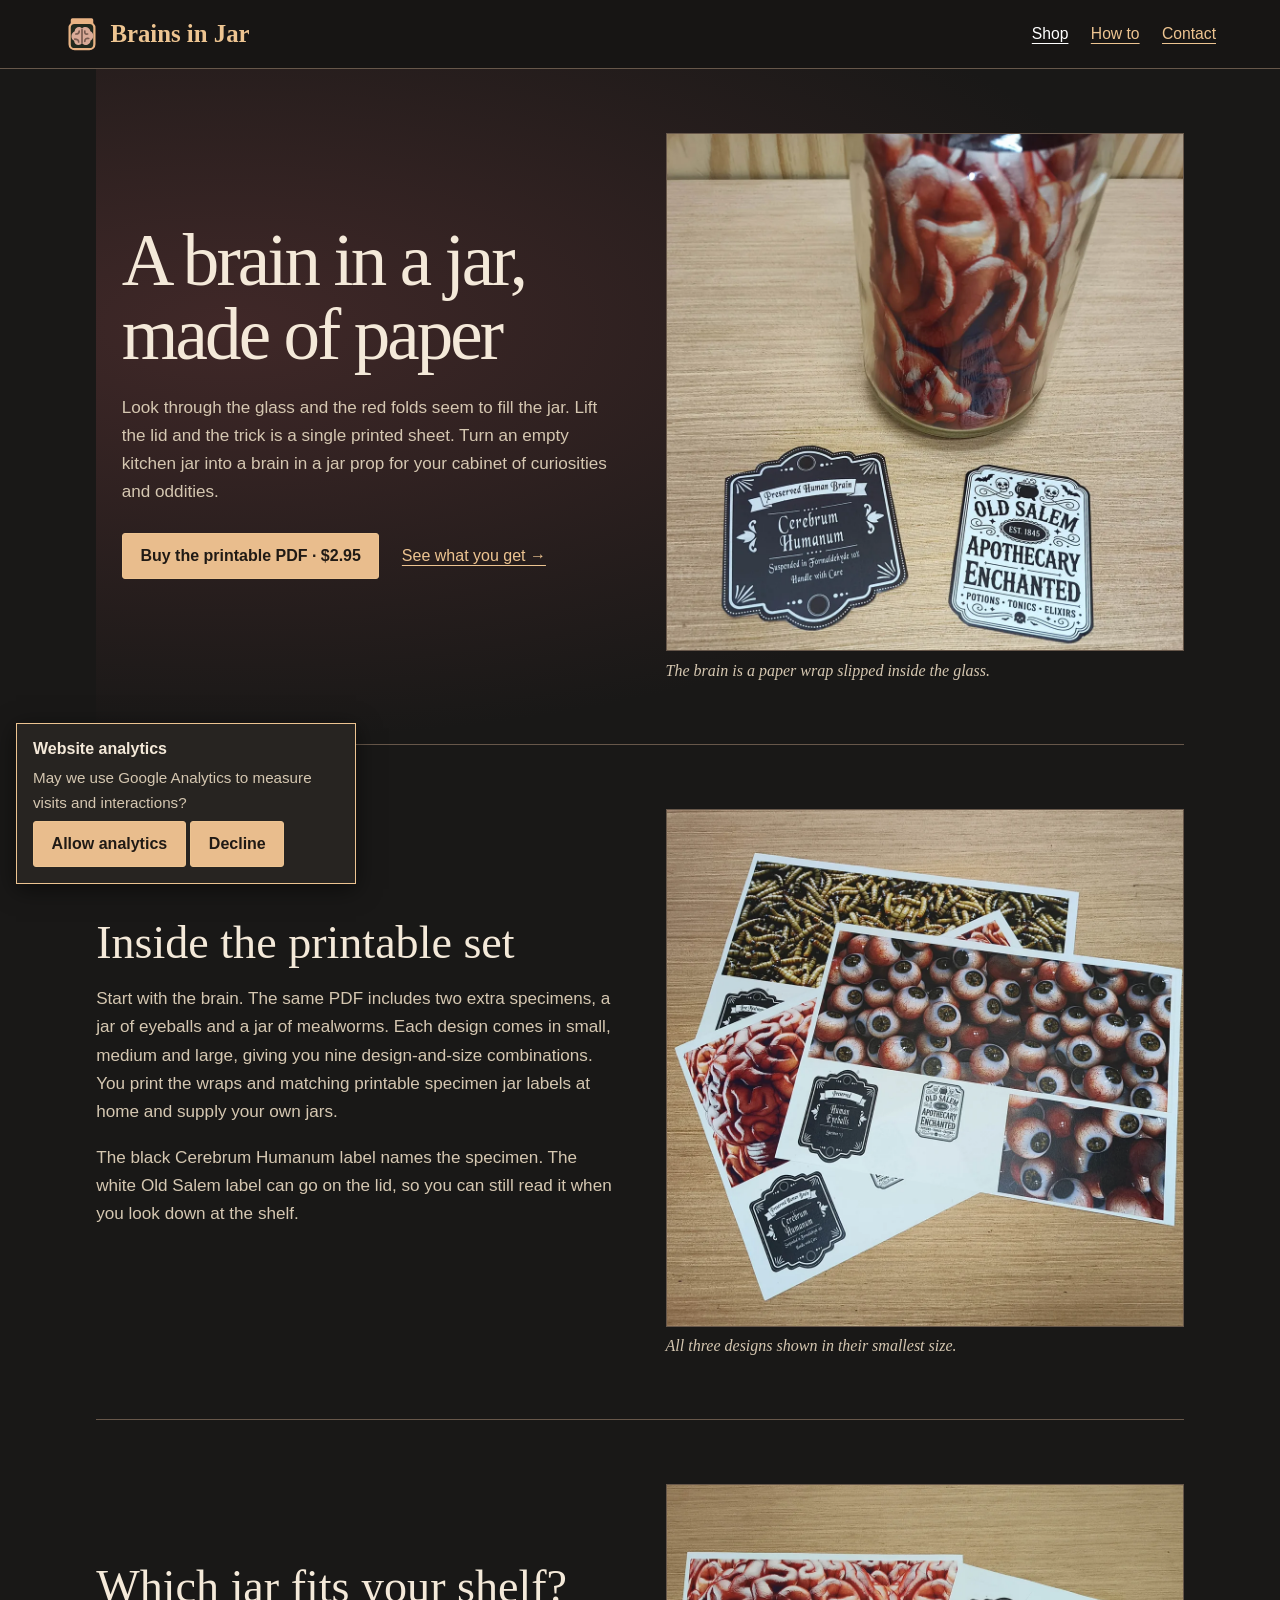
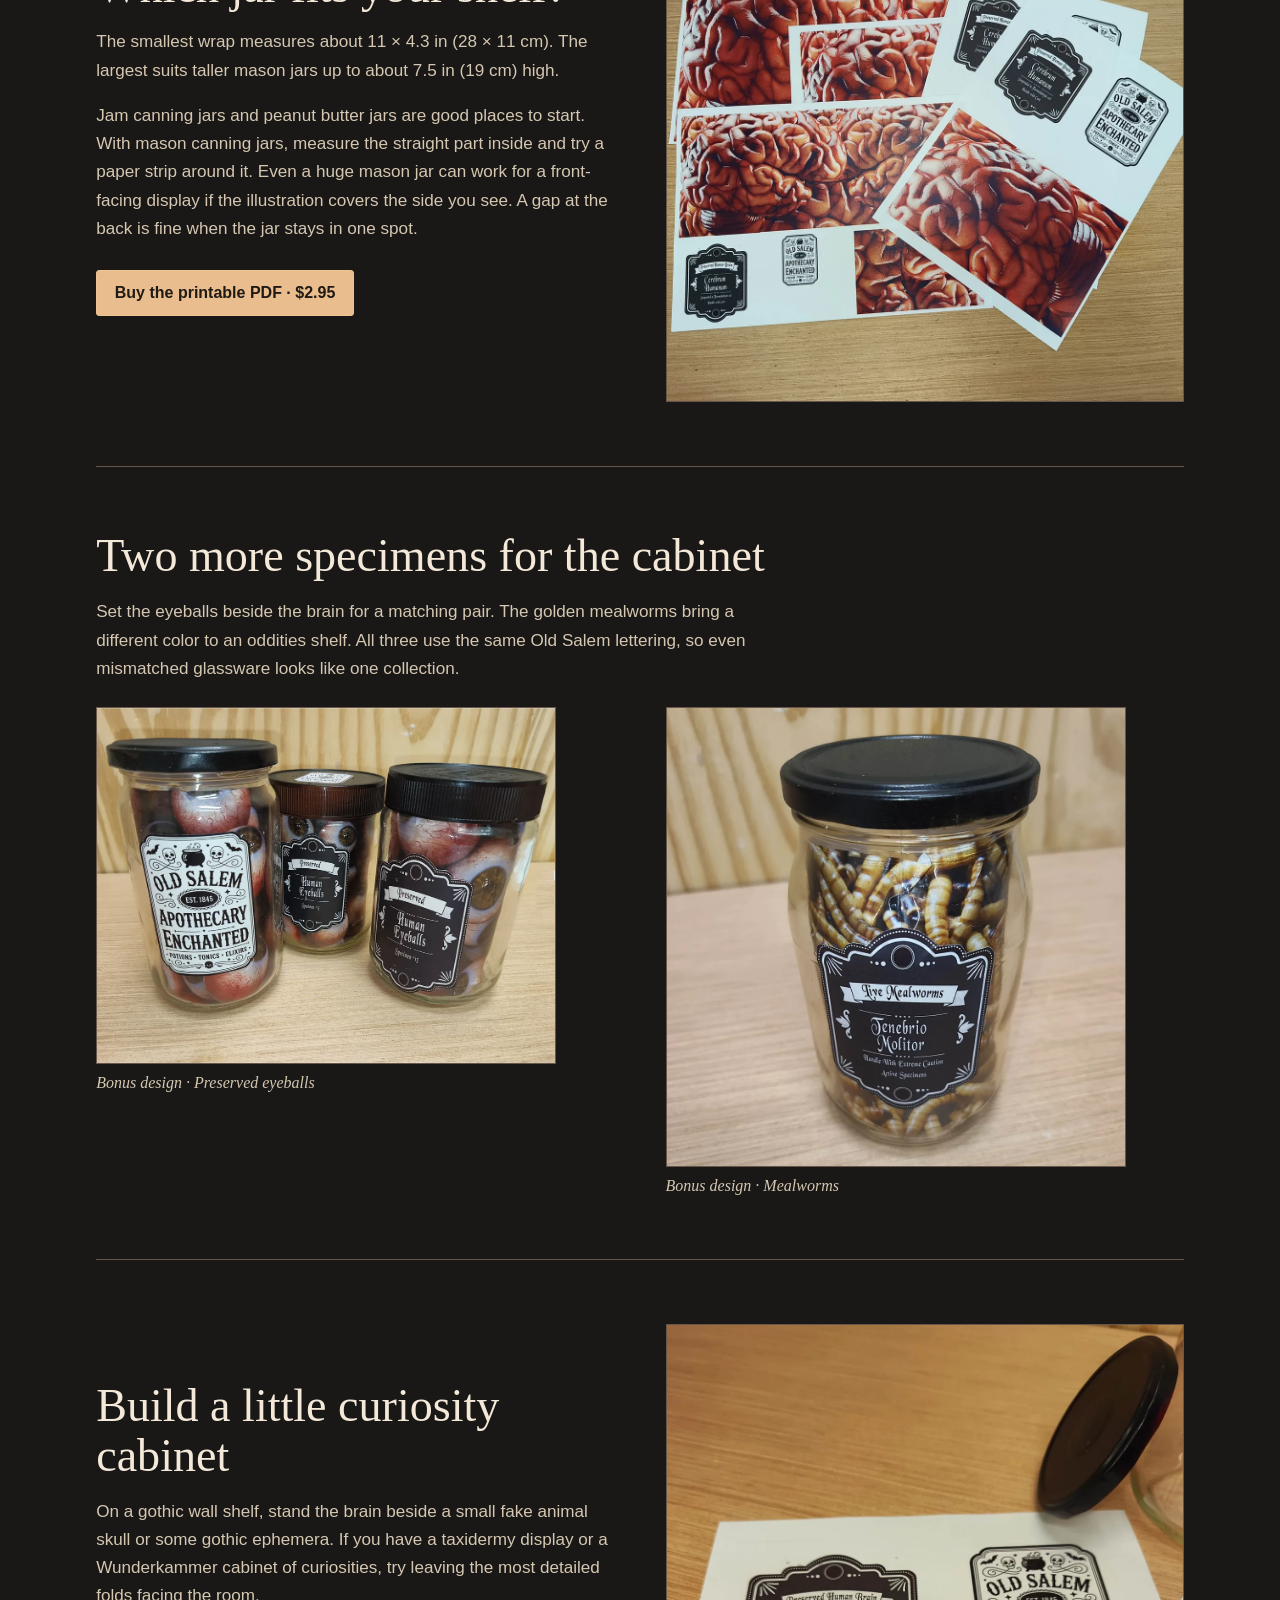
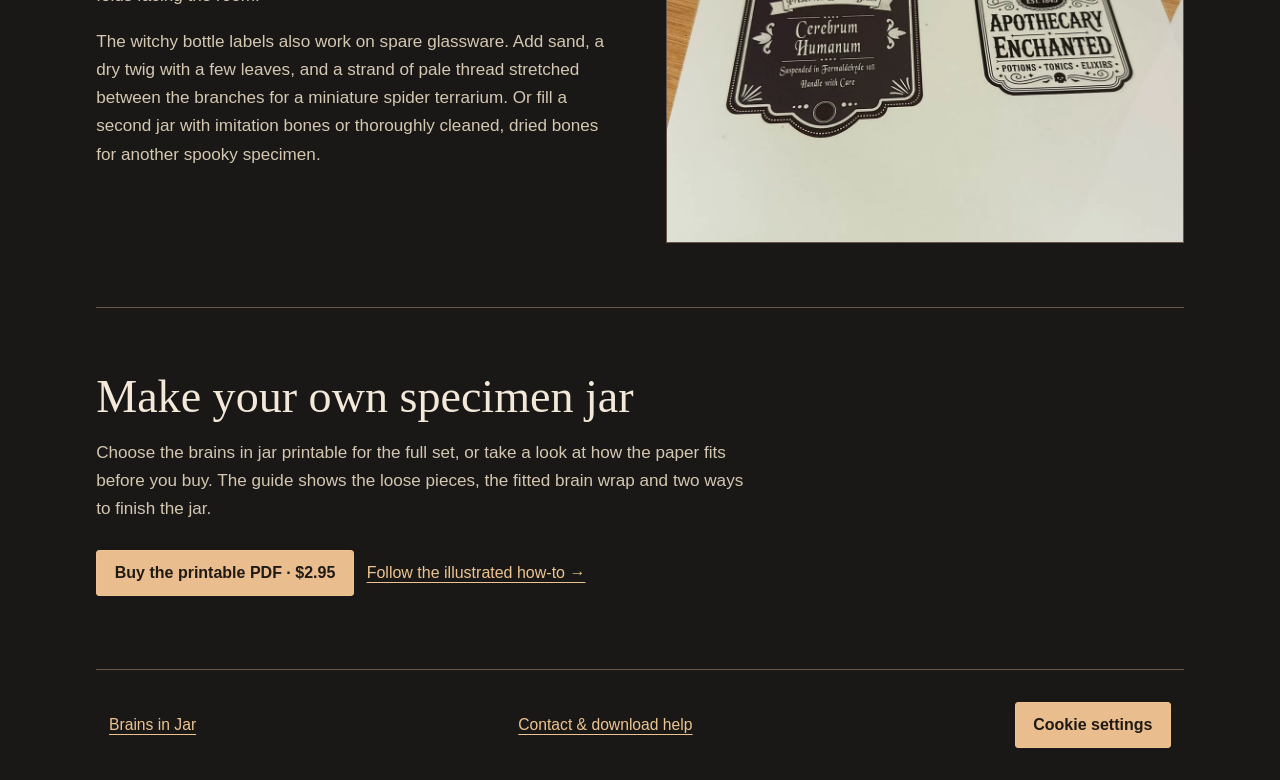
<file: index.html>
<!doctype html><html lang="en-US"><head><meta charset="utf-8"><meta name="viewport" content="width=device-width,initial-scale=1"><title>Brain in a Jar Prop | Printable Wraps & Specimen Labels</title><meta name="description" content="Make a paper brain specimen in your own glass jar. The $2.95 PDF includes three sizes each of brain, eyeball and mealworm wraps with matching apothecary labels."><link rel="canonical" href="https://brainsinjar.com/"><link rel="icon" href="/favicon.svg"><link rel="stylesheet" href="/style.css"></head><body><header><div class="bar"><a class="brand" href="/"><img src="/favicon.svg" width="36" height="36" alt="">Brains in Jar</a><nav aria-label="Main navigation"><a href="/" aria-current="page">Shop</a><a href="/how-to">How to</a><a href="/contact">Contact</a></nav></div></header><main><section class="hero split"><div><h1>A brain in a jar, made of paper</h1><p>Look through the glass and the red folds seem to fill the jar. Lift the lid and the trick is a single printed sheet. Turn an empty kitchen jar into a brain in a jar prop for your cabinet of curiosities and oddities.</p><div class="actions"><button class="buy" type="button" data-buy>Buy the printable PDF · $2.95</button><a class="textlink" href="#collection">See what you get →</a></div></div><figure><img src="/cabinet/photos/specimen-1080.webp" srcset="/cabinet/photos/specimen-520.webp 520w, /cabinet/photos/specimen-1080.webp 1080w" sizes="(max-width: 720px) 92vw, 540px" width="1080" height="1080" alt="Folded brain illustration behind glass with the two cut-out apothecary labels" fetchpriority="high"><figcaption>The brain is a paper wrap slipped inside the glass.</figcaption></figure></section><section id="collection" class="split"><div><h2>Inside the printable set</h2><p>Start with the brain. The same PDF includes two extra specimens, a jar of eyeballs and a jar of mealworms. Each design comes in small, medium and large, giving you nine design-and-size combinations. You print the wraps and matching printable specimen jar labels at home and supply your own jars.</p><p>The black Cerebrum Humanum label names the specimen. The white Old Salem label can go on the lid, so you can still read it when you look down at the shelf.</p></div><figure><img src="/cabinet/photos/printable-specimen-jar-set-1080.webp" srcset="/cabinet/photos/printable-specimen-jar-set-520.webp 520w, /cabinet/photos/printable-specimen-jar-set-1080.webp 1080w" sizes="(max-width: 720px) 92vw, 540px" width="1080" height="1080" alt="Small brain, eyeball and mealworm print sheets together" loading="lazy"><figcaption>All three designs shown in their smallest size.</figcaption></figure></section><section class="split"><div><h2>Which jar fits your shelf?</h2><p>The smallest wrap measures about 11 × 4.3 in (28 × 11 cm). The largest suits taller mason jars up to about 7.5 in (19 cm) high.</p><p>Jam canning jars and peanut butter jars are good places to start. With mason canning jars, measure the straight part inside and try a paper strip around it. Even a huge mason jar can work for a front-facing display if the illustration covers the side you see. A gap at the back is fine when the jar stays in one spot.</p><button class="buy" type="button" data-buy>Buy the printable PDF · $2.95</button></div><figure><img src="/cabinet/photos/sizes-1080.webp" srcset="/cabinet/photos/sizes-520.webp 520w, /cabinet/photos/sizes-1080.webp 1080w" sizes="(max-width: 720px) 92vw, 540px" width="1080" height="1080" alt="Brain wrap and coordinating labels printed at several sizes" loading="lazy"></figure></section><section class="wide"><div><h2>Two more specimens for the cabinet</h2><p>Set the eyeballs beside the brain for a matching pair. The golden mealworms bring a different color to an oddities shelf. All three use the same Old Salem lettering, so even mismatched glassware looks like one collection.</p><div class="gallery"><figure><img src="/cabinet/photos/eyeball-jars-1080.webp" srcset="/cabinet/photos/eyeball-jars-520.webp 520w, /cabinet/photos/eyeball-jars-1080.webp 1080w" sizes="(max-width: 720px) 92vw, 540px" width="1080" height="837" alt="Three finished eyeball jars with black and white labels" loading="lazy"><figcaption>Bonus design · Preserved eyeballs</figcaption></figure><figure><img src="/cabinet/photos/mealworm-specimen-jar-1080.webp" srcset="/cabinet/photos/mealworm-specimen-jar-520.webp 520w, /cabinet/photos/mealworm-specimen-jar-1080.webp 1080w" sizes="(max-width: 720px) 92vw, 540px" width="1080" height="1080" alt="Mealworm print behind glass with a specimen label" loading="lazy"><figcaption>Bonus design · Mealworms</figcaption></figure></div></div></section><section class="split"><div><h2>Build a little curiosity cabinet</h2><p>On a gothic wall shelf, stand the brain beside a small fake animal skull or some gothic ephemera. If you have a taxidermy display or a Wunderkammer cabinet of curiosities, try leaving the most detailed folds facing the room.</p><p>The witchy bottle labels also work on spare glassware. Add sand, a dry twig with a few leaves, and a strand of pale thread stretched between the branches for a miniature spider terrarium. Or fill a second jar with imitation bones or thoroughly cleaned, dried bones for another spooky specimen.</p></div><figure><img src="/cabinet/photos/labels-1080.webp" srcset="/cabinet/photos/labels-520.webp 520w, /cabinet/photos/labels-1080.webp 1080w" sizes="(max-width: 720px) 92vw, 540px" width="1080" height="1080" alt="Black Cerebrum Humanum and white Old Salem witchy labels" loading="lazy"></figure></section><section class="wide"><div><h2>Make your own specimen jar</h2><p>Choose the brains in jar printable for the full set, or take a look at how the paper fits before you buy. The guide shows the loose pieces, the fitted brain wrap and two ways to finish the jar.</p><button class="buy" type="button" data-buy>Buy the printable PDF · $2.95</button><a class="textlink" href="/how-to">Follow the illustrated how-to →</a></div></section></main><footer class="frame"><a href="/">Brains in Jar</a><a href="/contact.html">Contact &amp; download help</a><button id="cookie-settings">Cookie settings</button></footer><aside id="analytics-choice" aria-label="Analytics preferences" hidden><strong>Website analytics</strong><p>May we use Google Analytics to measure visits and interactions?</p><button data-accept>Allow analytics</button> <button data-decline>Decline</button></aside><script defer src="/analytics.js"></script>
<script defer src="https://cdn.paddle.com/paddle/v2/paddle.js"></script><script defer src="/jar-shop.js"></script></body></html>
</file>
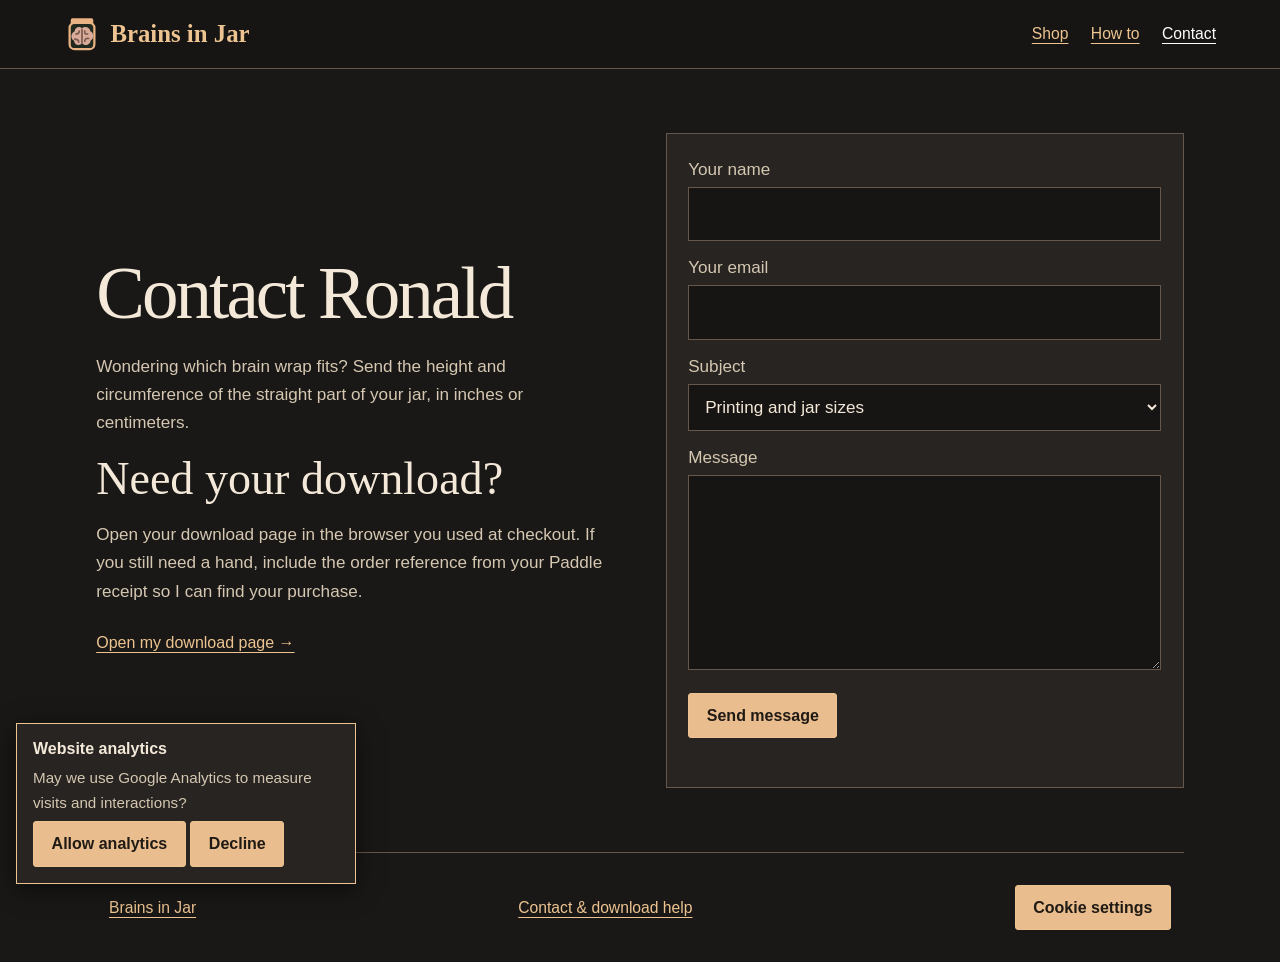
<file: contact.html>
<!doctype html><html lang="en-US"><head><meta charset="utf-8"><meta name="viewport" content="width=device-width,initial-scale=1"><title>Contact Ronald | Brains in Jar</title><meta name="description" content="Get help choosing a brain wrap size, printing the PDF or retrieving your paid download."><link rel="canonical" href="https://brainsinjar.com/contact"><link rel="icon" href="/favicon.svg"><link rel="stylesheet" href="/style.css"></head><body><header><div class="bar"><a class="brand" href="/"><img src="/favicon.svg" width="36" height="36" alt="">Brains in Jar</a><nav aria-label="Main navigation"><a href="/">Shop</a><a href="/how-to">How to</a><a href="/contact" aria-current="page">Contact</a></nav></div></header><main><section class="split"><div><h1>Contact Ronald</h1><p>Wondering which brain wrap fits? Send the height and circumference of the straight part of your jar, in inches or centimeters.</p><h2>Need your download?</h2><p>Open your download page in the browser you used at checkout. If you still need a hand, include the order reference from your Paddle receipt so I can find your purchase.</p><a class="textlink" href="/jar-download.html">Open my download page →</a></div><form id="contact" method="post" action="https://api.web3forms.com/submit"><input type="hidden" name="access_key" value="fd8f6623-57c8-4db3-bf34-d246040c35b7"><input type="hidden" name="subject" value="Brains in Jar · Website enquiry"><input type="hidden" name="from_name" value="Brains in Jar"><label>Your name<input required name="name" maxlength="120" autocomplete="name"></label><label>Your email<input required type="email" name="email" maxlength="254" autocomplete="email"></label><label>Subject<select name="topic"><option>Printing and jar sizes</option><option>Payment or download help</option><option>Other question</option></select></label><label>Message<textarea required name="message" maxlength="3000" rows="6"></textarea></label><div hidden><label>Website<input type="checkbox" name="botcheck" tabindex="-1" autocomplete="off"></label></div><button class="buy">Send message</button><p role="status" id="sent"></p></form></section></main><footer class="frame"><a href="/">Brains in Jar</a><a href="/contact.html">Contact &amp; download help</a><button id="cookie-settings">Cookie settings</button></footer><aside id="analytics-choice" aria-label="Analytics preferences" hidden><strong>Website analytics</strong><p>May we use Google Analytics to measure visits and interactions?</p><button data-accept>Allow analytics</button> <button data-decline>Decline</button></aside><script defer src="/analytics.js"></script>
<script defer src="/cabinet/contact.js"></script></body></html>
</file>
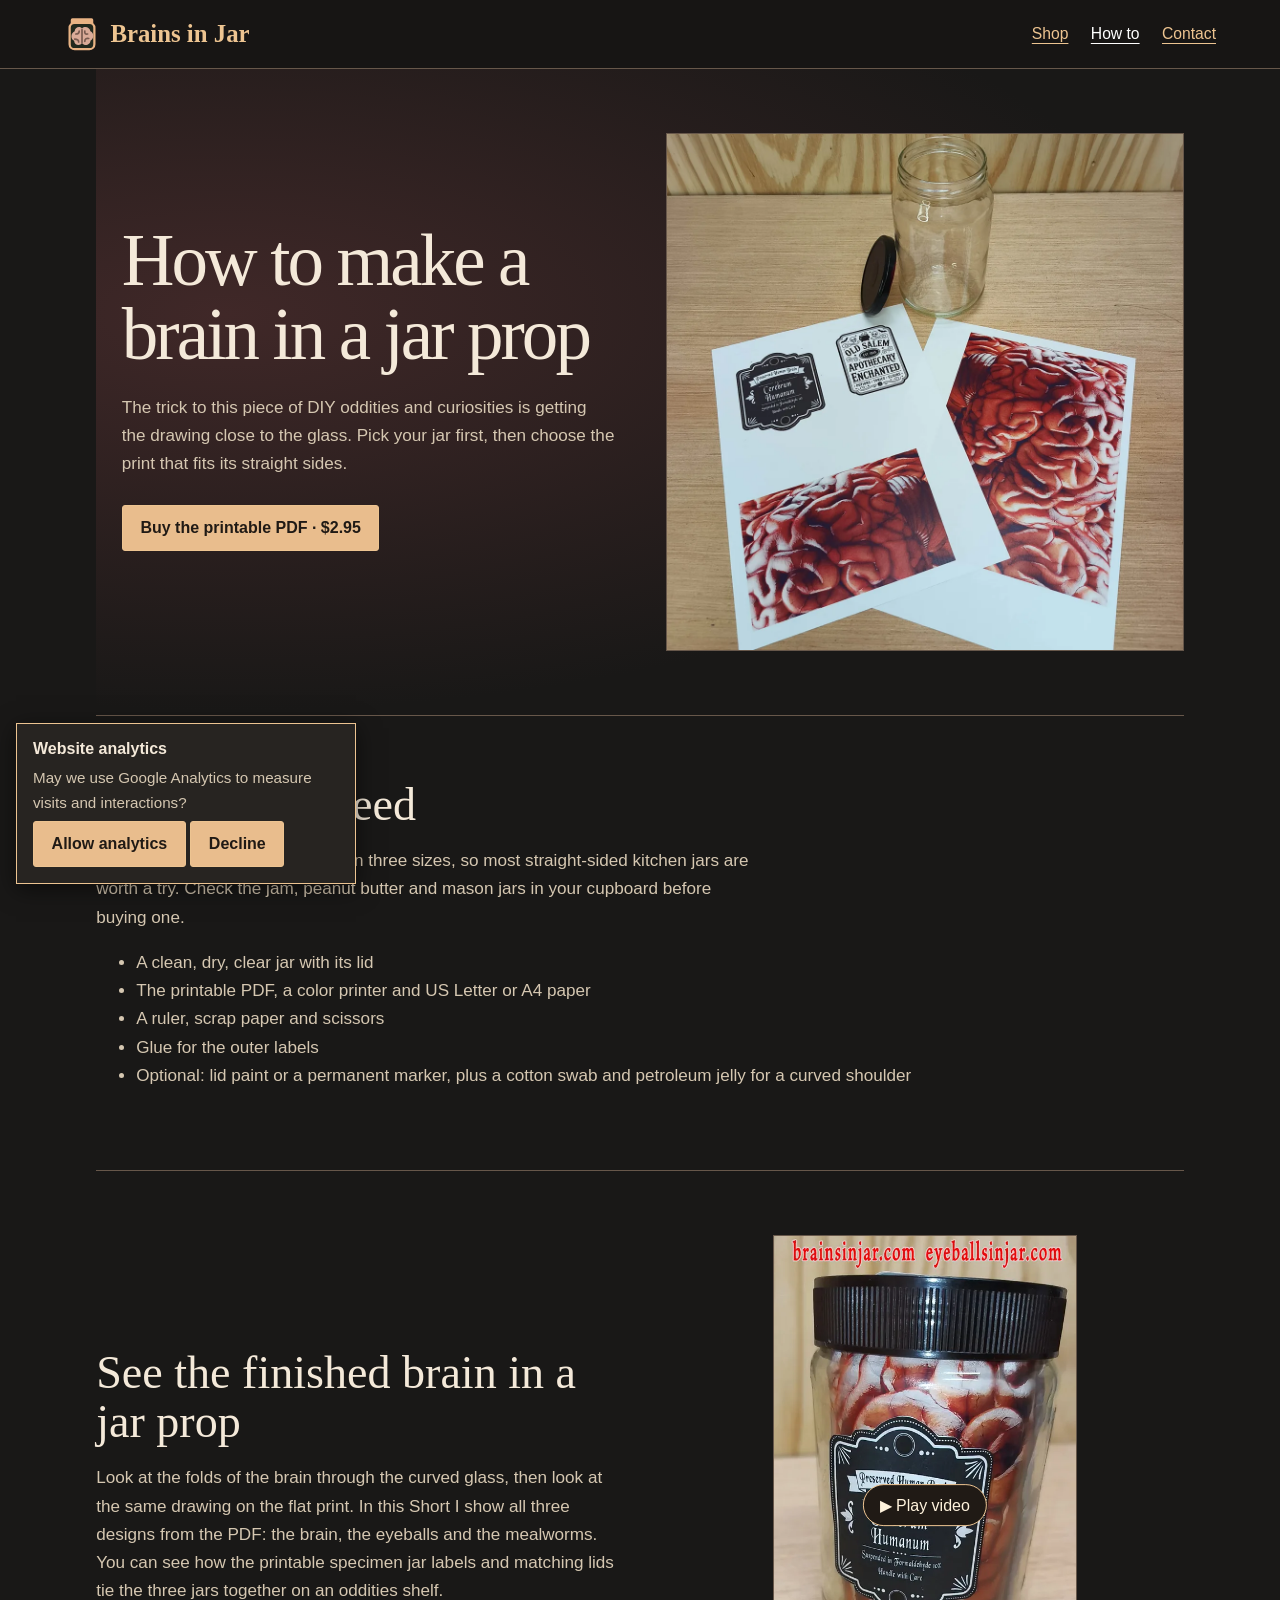
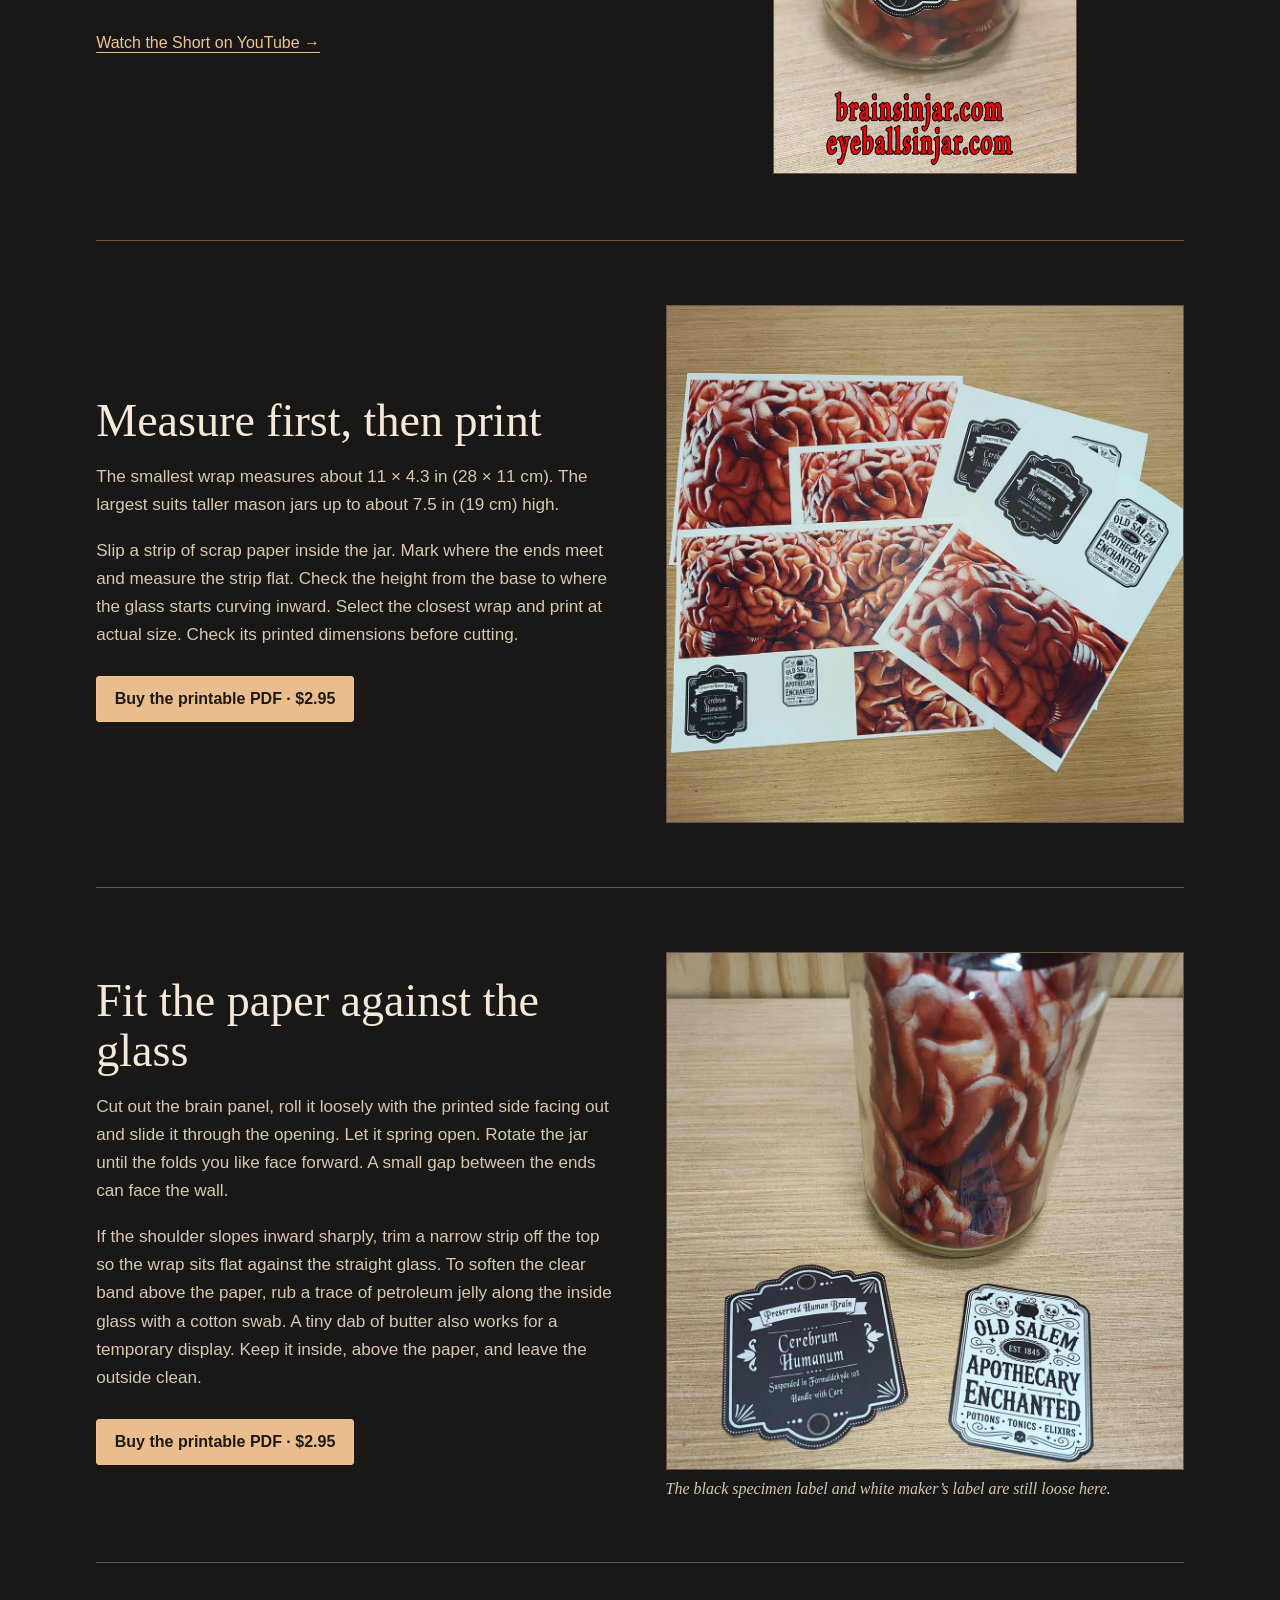
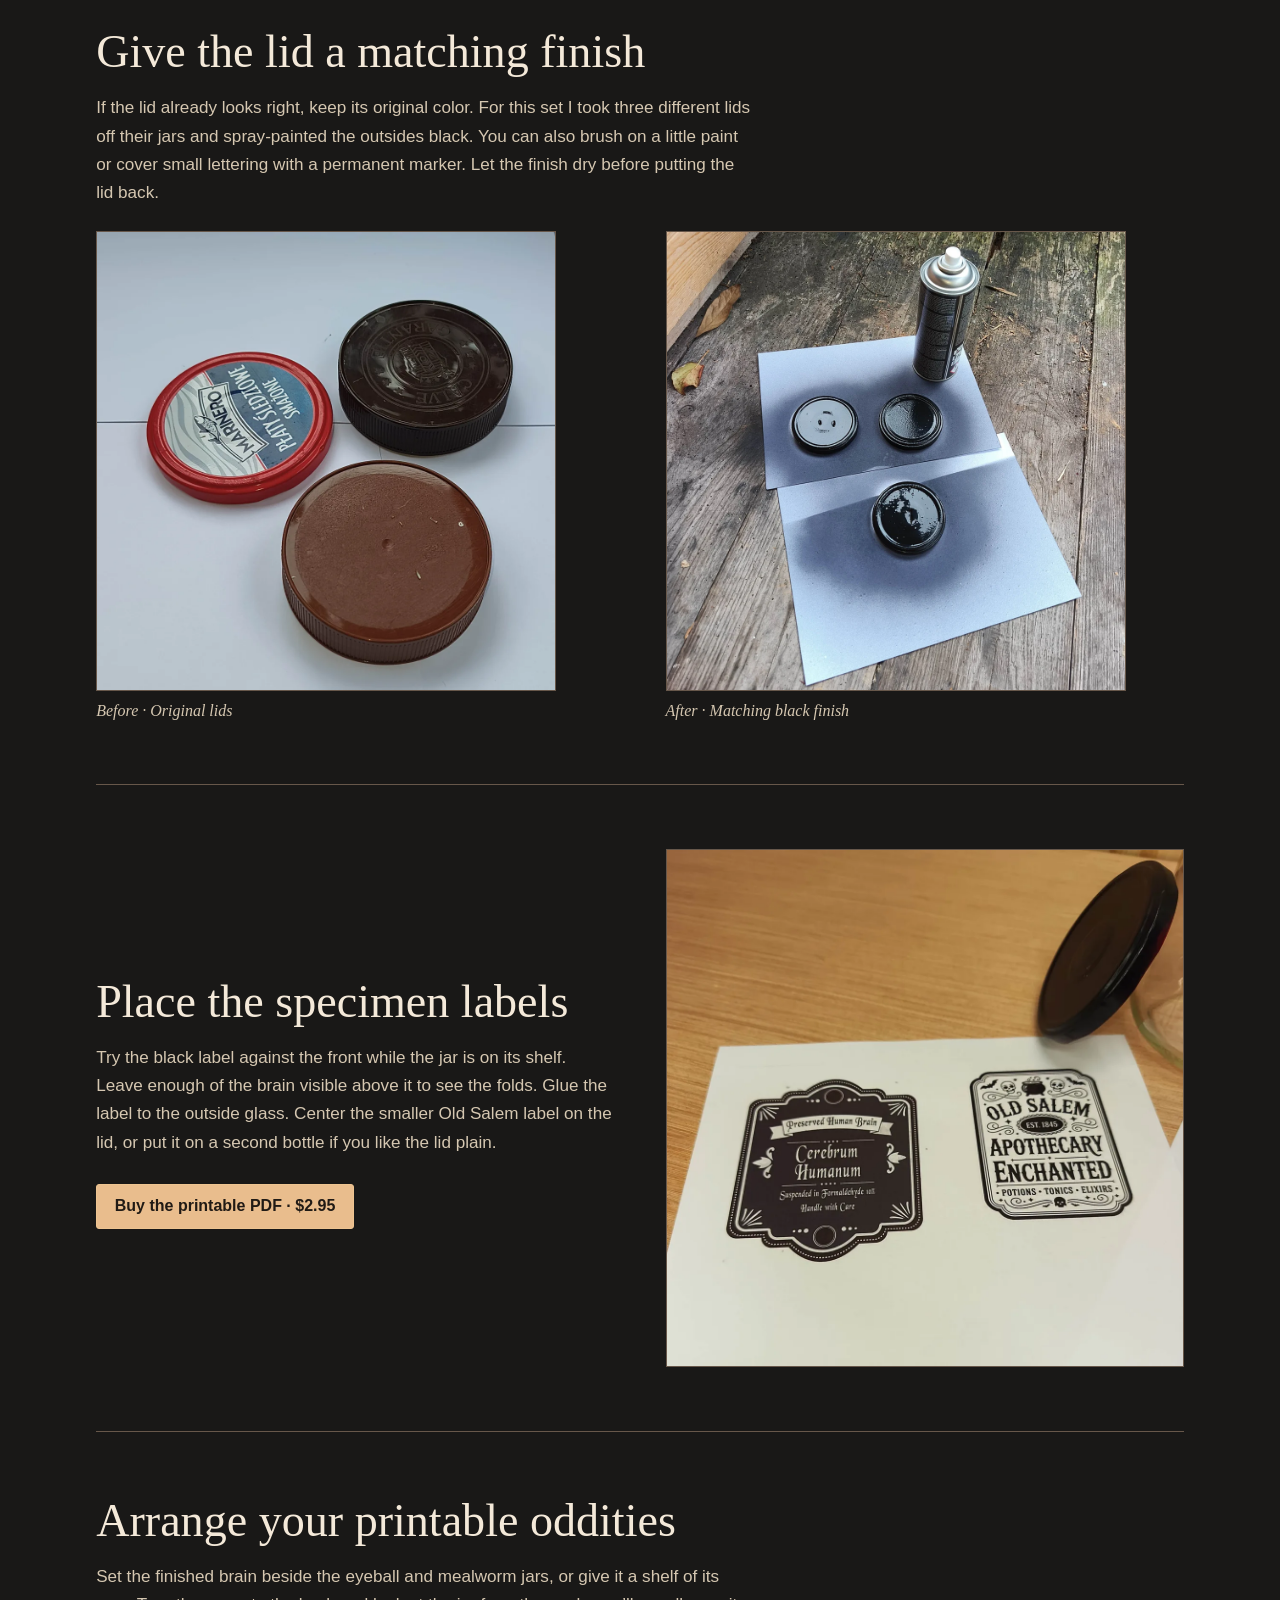
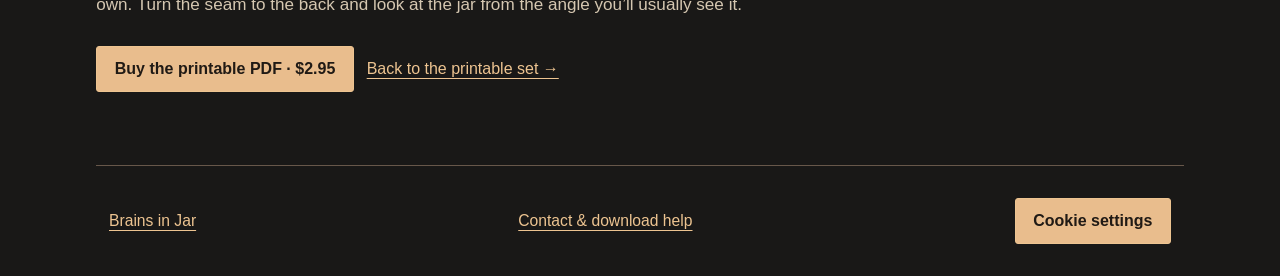
<file: how-to.html>
<!doctype html><html lang="en-US"><head><meta charset="utf-8"><meta name="viewport" content="width=device-width,initial-scale=1"><title>How to Make a Brain in a Jar Prop | Illustrated Guide</title><meta name="description" content="Choose a jar, fit a paper brain wrap behind glass and finish the lid and labels with this illustrated specimen jar tutorial."><link rel="canonical" href="https://brainsinjar.com/how-to"><link rel="icon" href="/favicon.svg"><link rel="stylesheet" href="/style.css"><style>
.brain-short{width:min(100%,19rem);aspect-ratio:9/16;justify-self:center}
.brain-short a,.brain-short iframe{position:relative;display:block;width:100%;height:100%;border:0}
.brain-short img{display:block;width:100%;height:auto}
.brain-short span{position:absolute;top:50%;left:50%;transform:translate(-50%,-50%);background:#201a15;color:#fff3dd;padding:.65rem 1rem;border:1px solid #edc491;border-radius:2rem;white-space:nowrap}
</style></head><body><header><div class="bar"><a class="brand" href="/"><img src="/favicon.svg" width="36" height="36" alt="">Brains in Jar</a><nav aria-label="Main navigation"><a href="/">Shop</a><a href="/how-to" aria-current="page">How to</a><a href="/contact">Contact</a></nav></div></header><main><section class="hero split"><div><h1>How to make a brain in a jar prop</h1><p>The trick to this piece of DIY oddities and curiosities is getting the drawing close to the glass. Pick your jar first, then choose the print that fits its straight sides.</p><div class="actions"><button class="buy" type="button" data-buy>Buy the printable PDF · $2.95</button></div></div><figure><img src="/cabinet/photos/parts-1080.webp" srcset="/cabinet/photos/parts-520.webp 520w, /cabinet/photos/parts-1080.webp 1080w" sizes="(max-width: 720px) 92vw, 540px" width="1080" height="1080" alt="Empty jar beside the brain wrap and specimen labels" fetchpriority="high"></figure></section><section class="wide"><div><h2>What you’ll need</h2><p>Each of the three designs comes in three sizes, so most straight-sided kitchen jars are worth a try. Check the jam, peanut butter and mason jars in your cupboard before buying one.</p><ul><li>A clean, dry, clear jar with its lid</li><li>The printable PDF, a color printer and US Letter or A4 paper</li><li>A ruler, scrap paper and scissors</li><li>Glue for the outer labels</li><li>Optional: lid paint or a permanent marker, plus a cotton swab and petroleum jelly for a curved shoulder</li></ul></div></section><section class="split" aria-labelledby="brain-short-title">
<div><h2 id="brain-short-title">See the finished brain in a jar prop</h2>
<p>Look at the folds of the brain through the curved glass, then look at the same drawing on the flat print. In this Short I show all three designs from the PDF: the brain, the eyeballs and the mealworms. You can see how the printable specimen jar labels and matching lids tie the three jars together on an oddities shelf.</p>
<a class="textlink" href="https://www.youtube.com/shorts/xWWHlDxY_ig">Watch the Short on YouTube →</a></div>
<figure class="brain-short"><a id="play-brain-short" href="https://www.youtube.com/shorts/xWWHlDxY_ig" aria-label="Play the brain in a jar video"><img src="/cabinet/photos/brain-in-a-jar-video.webp" width="540" height="960" loading="lazy" decoding="async" alt="Finished brain jar with a black Cerebrum Humanum label and matching lid"><span aria-hidden="true">▶ Play video</span></a></figure>
</section><section class="split"><div><h2>Measure first, then print</h2><p>The smallest wrap measures about 11 × 4.3 in (28 × 11 cm). The largest suits taller mason jars up to about 7.5 in (19 cm) high.</p><p>Slip a strip of scrap paper inside the jar. Mark where the ends meet and measure the strip flat. Check the height from the base to where the glass starts curving inward. Select the closest wrap and print at actual size. Check its printed dimensions before cutting.</p><button class="buy" type="button" data-buy>Buy the printable PDF · $2.95</button></div><figure><img src="/cabinet/photos/sizes-1080.webp" srcset="/cabinet/photos/sizes-520.webp 520w, /cabinet/photos/sizes-1080.webp 1080w" sizes="(max-width: 720px) 92vw, 540px" width="1080" height="1080" alt="Three sizes of the brain design laid out with their labels" loading="lazy"></figure></section><section class="split"><div><h2>Fit the paper against the glass</h2><p>Cut out the brain panel, roll it loosely with the printed side facing out and slide it through the opening. Let it spring open. Rotate the jar until the folds you like face forward. A small gap between the ends can face the wall.</p><p>If the shoulder slopes inward sharply, trim a narrow strip off the top so the wrap sits flat against the straight glass. To soften the clear band above the paper, rub a trace of petroleum jelly along the inside glass with a cotton swab. A tiny dab of butter also works for a temporary display. Keep it inside, above the paper, and leave the outside clean.</p><button class="buy" type="button" data-buy>Buy the printable PDF · $2.95</button></div><figure><img src="/cabinet/photos/specimen-1080.webp" srcset="/cabinet/photos/specimen-520.webp 520w, /cabinet/photos/specimen-1080.webp 1080w" sizes="(max-width: 720px) 92vw, 540px" width="1080" height="1080" alt="Brain wrap fitted inside a glass jar before the labels are attached" loading="lazy"><figcaption>The black specimen label and white maker’s label are still loose here.</figcaption></figure></section><section class="wide"><div><h2>Give the lid a matching finish</h2><p>If the lid already looks right, keep its original color. For this set I took three different lids off their jars and spray-painted the outsides black. You can also brush on a little paint or cover small lettering with a permanent marker. Let the finish dry before putting the lid back.</p><div class="gallery"><figure><img src="/cabinet/photos/lids-before-1080.webp" srcset="/cabinet/photos/lids-before-520.webp 520w, /cabinet/photos/lids-before-1080.webp 1080w" sizes="(max-width: 720px) 92vw, 540px" width="1080" height="1080" alt="Three reused lids in different colors before painting" loading="lazy"><figcaption>Before · Original lids</figcaption></figure><figure><img src="/cabinet/photos/lids-after-1080.webp" srcset="/cabinet/photos/lids-after-520.webp 520w, /cabinet/photos/lids-after-1080.webp 1080w" sizes="(max-width: 720px) 92vw, 540px" width="1080" height="1080" alt="Three black lids drying beside a spray can" loading="lazy"><figcaption>After · Matching black finish</figcaption></figure></div></div></section><section class="split"><div><h2>Place the specimen labels</h2><p>Try the black label against the front while the jar is on its shelf. Leave enough of the brain visible above it to see the folds. Glue the label to the outside glass. Center the smaller Old Salem label on the lid, or put it on a second bottle if you like the lid plain.</p><button class="buy" type="button" data-buy>Buy the printable PDF · $2.95</button></div><figure><img src="/cabinet/photos/labels-1080.webp" srcset="/cabinet/photos/labels-520.webp 520w, /cabinet/photos/labels-1080.webp 1080w" sizes="(max-width: 720px) 92vw, 540px" width="1080" height="1080" alt="Printable brain specimen label and Old Salem lid label" loading="lazy"></figure></section><section class="wide"><div><h2>Arrange your printable oddities</h2><p>Set the finished brain beside the eyeball and mealworm jars, or give it a shelf of its own. Turn the seam to the back and look at the jar from the angle you’ll usually see it.</p><button class="buy" type="button" data-buy>Buy the printable PDF · $2.95</button><a class="textlink" href="/">Back to the printable set →</a></div></section></main><footer class="frame"><a href="/">Brains in Jar</a><a href="/contact.html">Contact &amp; download help</a><button id="cookie-settings">Cookie settings</button></footer><aside id="analytics-choice" aria-label="Analytics preferences" hidden><strong>Website analytics</strong><p>May we use Google Analytics to measure visits and interactions?</p><button data-accept>Allow analytics</button> <button data-decline>Decline</button></aside><script defer src="/analytics.js"></script>
<script defer src="https://cdn.paddle.com/paddle/v2/paddle.js"></script><script defer src="/jar-shop.js"></script><script>
document.getElementById('play-brain-short').addEventListener('click', function (event) {
  if (event.ctrlKey || event.metaKey || event.shiftKey || event.altKey) return;
  event.preventDefault();
  const player = document.createElement('iframe');
  player.title = 'Brain in a jar prop and printable specimen jars';
  player.allow = 'autoplay; encrypted-media; picture-in-picture; fullscreen';
  player.allowFullscreen = true;
  player.referrerPolicy = 'strict-origin-when-cross-origin';
  player.src = 'https://www.youtube-nocookie.com/embed/xWWHlDxY_ig?autoplay=1&playsinline=1';
  this.replaceWith(player);
  player.focus();
});
</script></body></html>
</file>
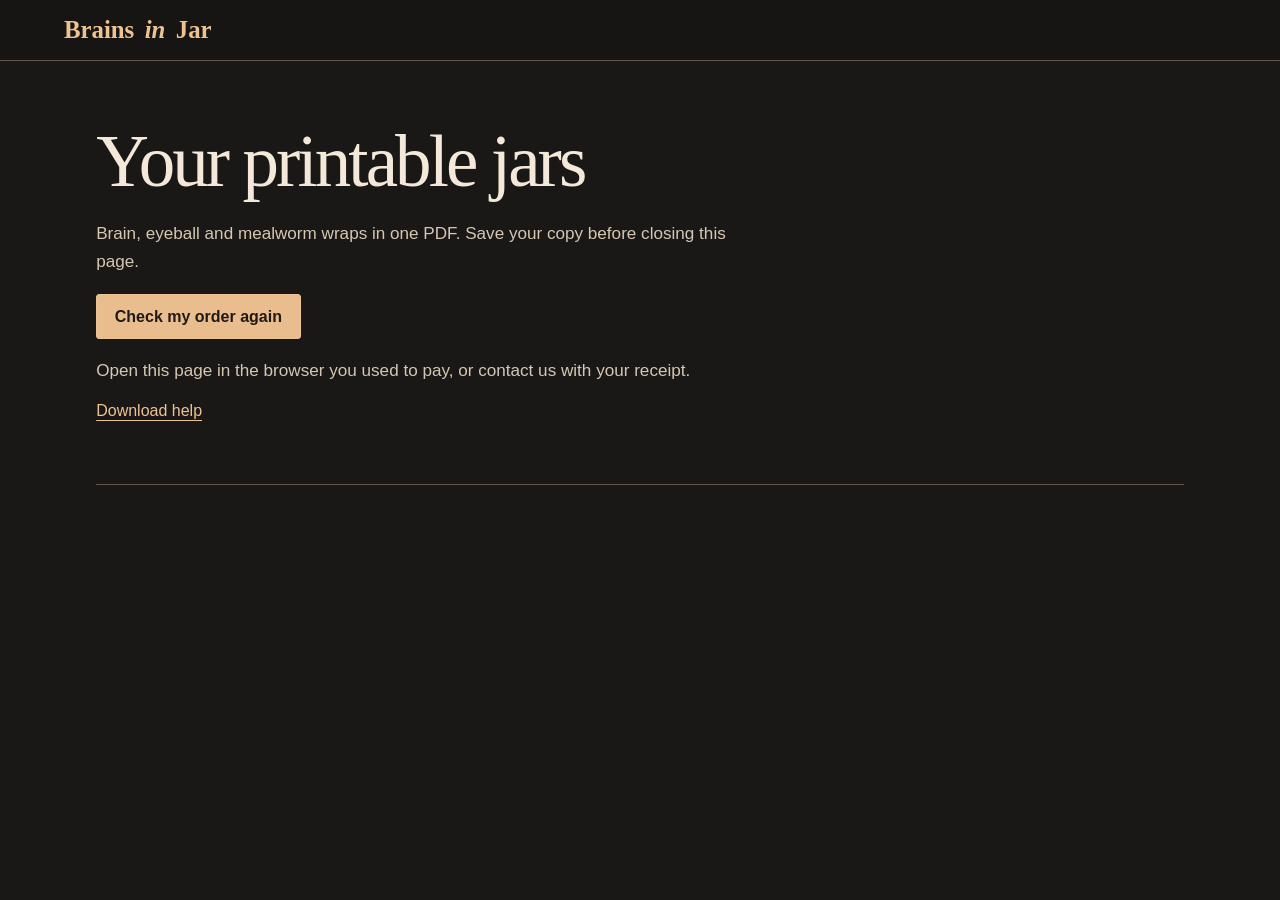
<file: jar-download.html>
<!doctype html>
<html lang="en"><head><meta charset="utf-8"><meta name="viewport" content="width=device-width,initial-scale=1"><meta name="robots" content="noindex"><title>Your printable jars | Brains in Jar</title><link rel="stylesheet" href="/style.css"></head>
<body><header><a class="brand" href="/">Brains <i>in</i> Jar</a></header><main><section>
<h1>Your printable jars</h1><p>Brain, eyeball and mealworm wraps in one PDF. Save your copy before closing this page.</p>
<a id="file" download="printable-specimen-jars.pdf" hidden>Download your PDF</a><button id="download" hidden>Check my order again</button><p id="status" role="status"></p><a href="/contact.html">Download help</a>
</section></main><script>
const button = document.querySelector("#download");
const statusText = document.querySelector("#status");
async function verify() {
  button.hidden = true;
  button.disabled = true;
  statusText.textContent = "Checking your order…";
  try {
    const receipt = JSON.parse(localStorage.getItem("jar-receipt"));
    const proof = receipt && localStorage.getItem("jar-proof-" + receipt.claim);
    if (!proof) throw Error("Open this page in the browser you used to pay, or contact us with your receipt.");
    const pauses = [0, 2000, 4000, 8000, 16000];
    for (const [i, delay] of pauses.entries()) {
      if (delay) await new Promise(resolve => setTimeout(resolve, delay));
      statusText.textContent = "Checking payment and preparing your PDF (" + (i + 1) + " of 5)…";
      let response;
      let blob;
      try {
        response = await fetch("/api/download", {
          method: "POST", body: new URLSearchParams({ transaction: receipt.id, proof }),
          signal: AbortSignal.timeout(60000)
        });
        if (response.ok && response.headers.get("Content-Type")?.includes("application/pdf")) blob = await response.blob();
      } catch { /* A temporary connection failure can be retried. */ }
      if (blob) {
        const link = document.querySelector("#file");
        link.href = URL.createObjectURL(blob);
        link.hidden = false;
        statusText.textContent = "Payment confirmed. Click Download your PDF to save your printable set.";
        return;
      }
      if (response && [400, 403, 405, 410].includes(response.status)) throw Error(await response.text());
    }
    throw Error("Your download is not ready yet. Check again here or contact us with your receipt. You do not need to pay again.");
  } catch (error) {
    button.hidden = false;
    statusText.textContent = error.message || "Please try again or contact us with your receipt.";
  } finally {
    button.disabled = false;
  }
}
button.onclick = verify;
verify();
</script></body></html>
</file>
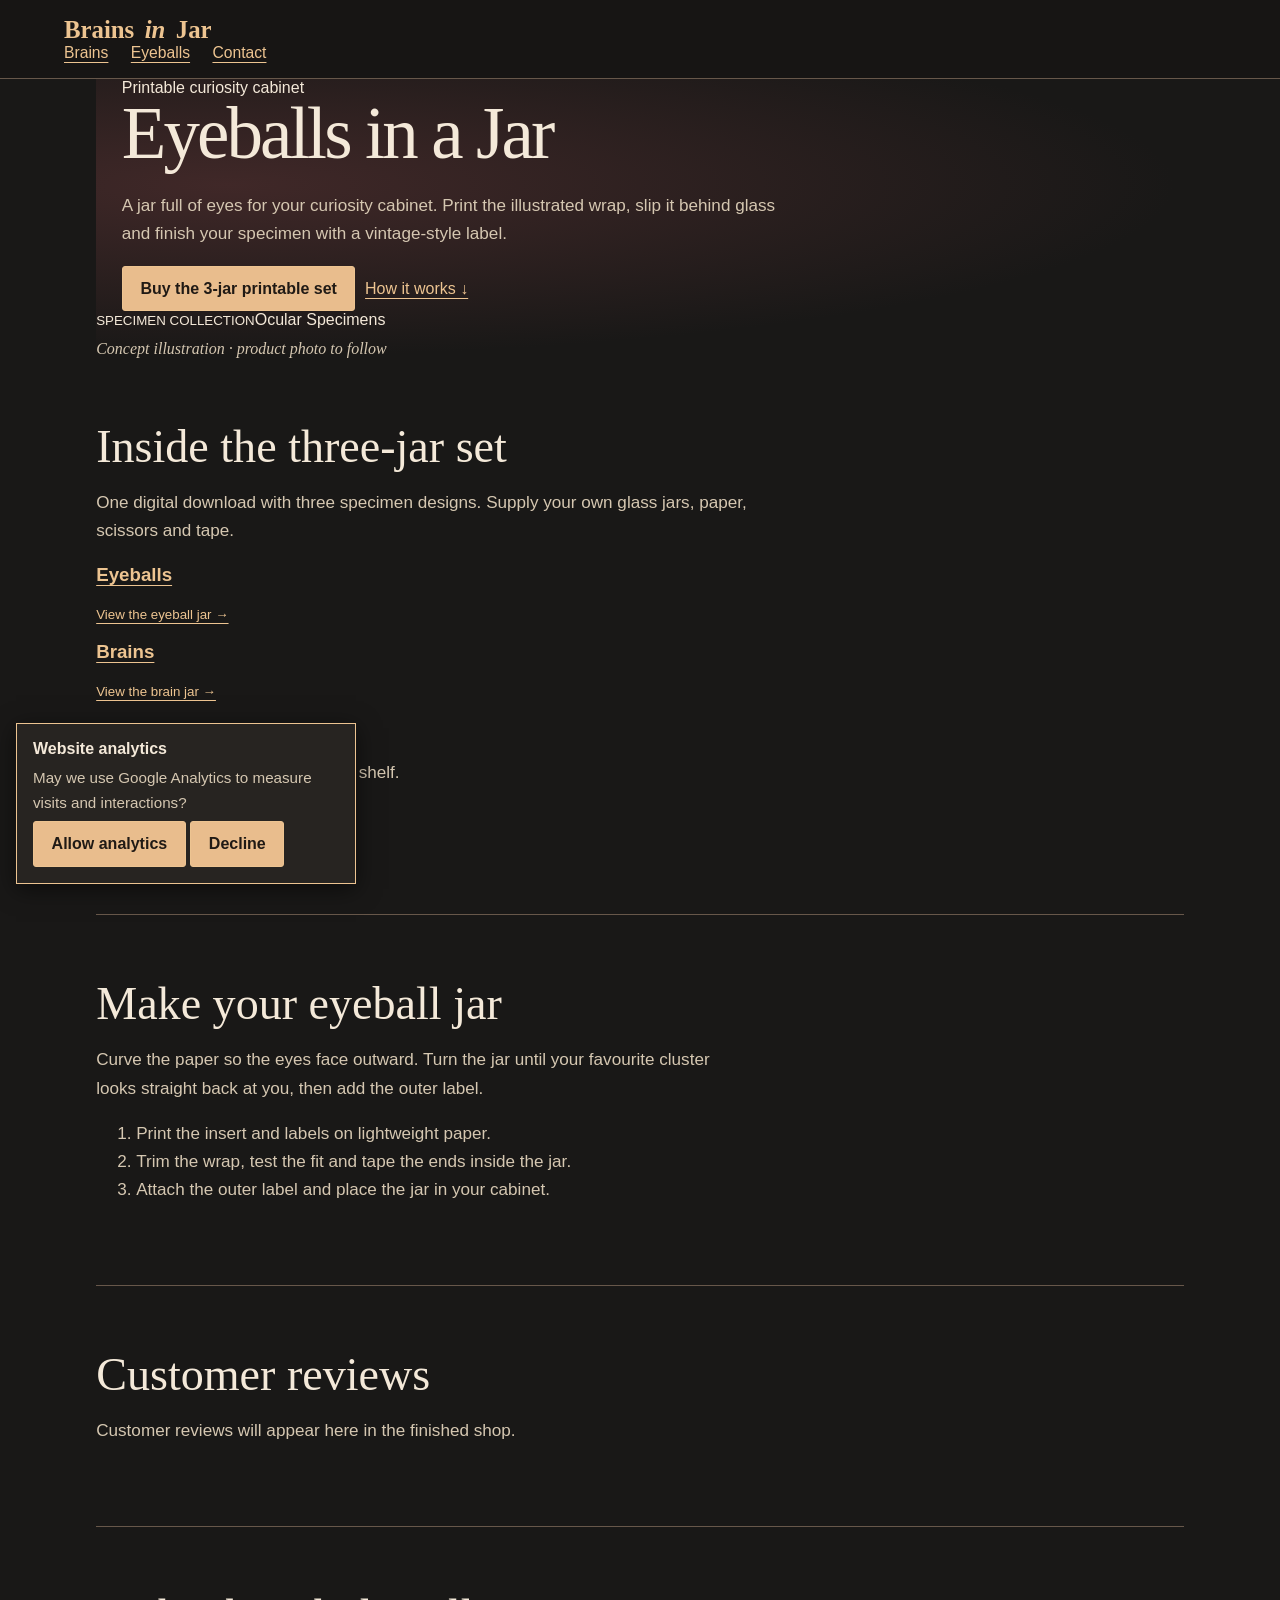
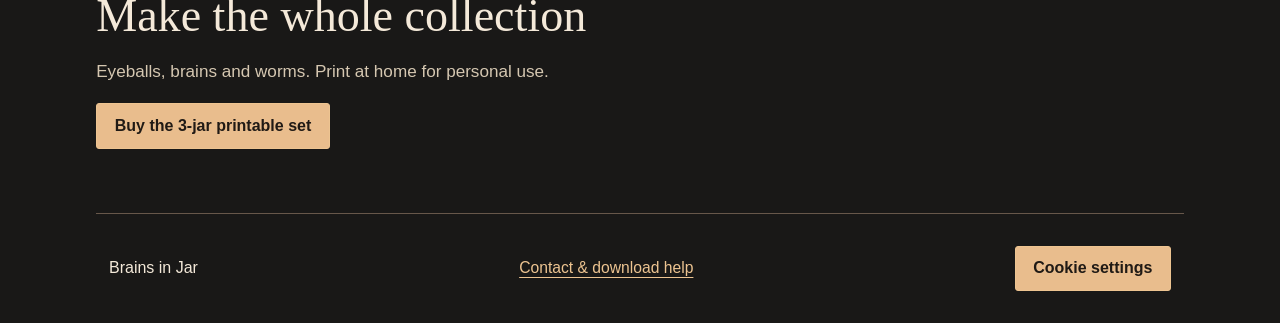
<file: public/eyeballs-in-a-jar.html>
<!doctype html><html lang="en"><head><meta charset="utf-8"><meta name="viewport" content="width=device-width,initial-scale=1"><meta name="robots" content="noindex"><title>Eyeballs in a Jar Printable | Brains in Jar</title><link rel="stylesheet" href="style.css"><link rel="icon" href="favicon.ico" sizes="16x16 32x32 48x48 64x64"><link rel="icon" type="image/svg+xml" href="favicon.svg" sizes="any"></head><body><header><a class="brand" href="index.html">Brains <i>in</i> Jar</a><nav aria-label="Main navigation"><a href="index.html">Brains</a><a href="eyeballs-in-a-jar.html">Eyeballs</a><a href="contact.html">Contact</a></nav></header><main><div class="hero"><div><div class="kicker">Printable curiosity cabinet</div><h1>Eyeballs in a Jar</h1><p class="lead">A jar full of eyes for your curiosity cabinet. Print the illustrated wrap, slip it behind glass and finish your specimen with a vintage-style label.</p><div class="actions"><button type="button" data-buy>Buy the 3-jar printable set</button><a href="#making">How it works ↓</a></div></div><figure><div class="glass" aria-hidden="true"><i class="eye"></i><i class="eye"></i><i class="eye"></i><div class="label"><small>SPECIMEN COLLECTION</small>Ocular Specimens</div></div><figcaption>Concept illustration · product photo to follow</figcaption></figure></div><section><h2>Inside the three-jar set</h2><p>One digital download with three specimen designs. Supply your own glass jars, paper, scissors and tape.</p><div class="kit"><a href="eyeballs-in-a-jar.html"><h3>Eyeballs</h3><small>View the eyeball jar →</small></a><a href="index.html"><h3>Brains</h3><small>View the brain jar →</small></a><article><h3>Worms</h3><p>A tangle of worms to complete the shelf.</p></article></div><div class="actions"><button type="button" data-buy>Buy the 3-jar printable set</button></div></section><section id="making"><h2>Make your eyeball jar</h2><p>Curve the paper so the eyes face outward. Turn the jar until your favourite cluster looks straight back at you, then add the outer label.</p><ol class="steps"><li>Print the insert and labels on lightweight paper.</li><li>Trim the wrap, test the fit and tape the ends inside the jar.</li><li>Attach the outer label and place the jar in your cabinet.</li></ol></section><section><h2>Customer reviews</h2><p>Customer reviews will appear here in the finished shop.</p></section><section><h2>Make the whole collection</h2><p>Eyeballs, brains and worms. Print at home for personal use.</p><button type="button" data-buy>Buy the 3-jar printable set</button></section></main><dialog aria-labelledby="checkout"><h2 id="checkout">The three-jar set</h2><p>Eyeballs, brains and worms · Printable download</p><p>Store preview. Checkout will open when the collection launches.</p><form method="dialog"><button>Back to the cabinet</button></form></dialog><script>const box=document.querySelector("dialog");document.querySelectorAll("[data-buy]").forEach(b=>b.onclick=()=>box.showModal());</script><footer><span>Brains in Jar</span><a href="contact.html">Contact &amp; download help</a><button id="cookie-settings" type="button">Cookie settings</button></footer><aside id="analytics-choice" aria-label="Analytics preferences" hidden><strong>Website analytics</strong><p>May we use Google Analytics to measure visits and interactions?</p><button data-accept>Allow analytics</button> <button data-decline>Decline</button></aside><script defer src="analytics.js"></script></body></html>
</file>
<file: style.css>
:root{color-scheme:dark;--ink:#f4e9d9;--muted:#d5c7b1;--line:#67574a;--gold:#edc491;background:#191817;color:var(--ink);font-family:"Trebuchet MS",Arial,sans-serif}*{box-sizing:border-box}body{margin:0}header{background:#171514;border-bottom:1px solid var(--line);padding:1rem 5vw}.bar,main,footer{max-width:1190px;margin:auto}.bar,.brand,nav,.actions,footer{display:flex;align-items:center;gap:1.4rem;flex-wrap:wrap}.bar,footer{justify-content:space-between}.brand{font:600 1.55rem Georgia,serif;text-decoration:none;gap:.65rem}nav a,footer a{font-size:.98rem}a{color:var(--gold);text-underline-offset:.25em}nav a[aria-current]{color:white}main{padding:0 clamp(1rem,4vw,3.5rem)}section{padding:clamp(2.3rem,5vw,5rem) 0;border-bottom:1px solid var(--line)}.split,.gallery{display:grid;grid-template-columns:minmax(0,1fr) minmax(0,1fr);gap:clamp(1.6rem,4vw,4.5rem);align-items:center}.hero{background:radial-gradient(at 12% 38%,#402828,transparent 70%)}.hero>div{padding-left:clamp(.75rem,2vw,2rem)}h1,h2,figcaption{font-family:Georgia,serif;font-weight:500}h1{font-size:clamp(2.7rem,5.7vw,5.3rem);letter-spacing:-.04em;line-height:1.02;margin:0 0 1.3rem}h2{font-size:clamp(1.9rem,3.6vw,3.2rem);line-height:1.08;margin:0 0 1rem}p,li,label{font-size:1.07rem;line-height:1.65;color:var(--muted)}p{max-width:69ch}figure{margin:0}figure img{display:block;width:100%;height:auto;border:1px solid var(--line)}figcaption{padding-top:.65rem;color:var(--muted);font-style:italic}.gallery{align-items:start;margin-top:1.5rem}.gallery figure{max-width:460px}.buy,button,#file{font:inherit;cursor:pointer;border:1px solid var(--gold);padding:.8rem 1.1rem;background:#e9bd8d;color:#201a15;border-radius:3px;font-weight:bold}.buy{margin:.6rem .8rem .6rem 0}.textlink{display:inline-block;margin:.7rem 0}.actions{gap:.6rem}footer{padding:2rem 5vw}form{padding:1.35rem;background:#272421;border:1px solid var(--line)}label,input,textarea,select{display:block;width:100%}input,textarea,select{padding:.75rem;font:inherit;margin:.2rem 0 .8rem;border:1px solid var(--line);background:#171514;color:var(--ink)}#analytics-choice{position:fixed;bottom:1rem;left:1rem;max-width:min(340px,92vw);padding:1rem;background:#272421;border:1px solid var(--gold);box-shadow:0 5px 22px #0008}#analytics-choice p{font-size:.95rem;margin:.4rem 0}button:disabled{opacity:.6}[hidden]{display:none!important}:focus-visible{outline:3px solid #9ed9d0;outline-offset:3px}@media(max-width:720px){.split{grid-template-columns:1fr}.gallery{gap:1rem}.bar{gap:.8rem}nav{gap:1rem}.hero>div{padding-left:0}.brand{font-size:1.25rem}.actions{align-items:flex-start}.hero figure{max-width:480px}}
</file>
<file: public/style.css>
:root{color-scheme:dark;--ink:#f4e9d9;--muted:#d5c7b1;--line:#67574a;--gold:#edc491;background:#191817;color:var(--ink);font-family:"Trebuchet MS",Arial,sans-serif}*{box-sizing:border-box}body{margin:0}header{background:#171514;border-bottom:1px solid var(--line);padding:1rem 5vw}.bar,main,footer{max-width:1190px;margin:auto}.bar,.brand,nav,.actions,footer{display:flex;align-items:center;gap:1.4rem;flex-wrap:wrap}.bar,footer{justify-content:space-between}.brand{font:600 1.55rem Georgia,serif;text-decoration:none;gap:.65rem}nav a,footer a{font-size:.98rem}a{color:var(--gold);text-underline-offset:.25em}nav a[aria-current]{color:white}main{padding:0 clamp(1rem,4vw,3.5rem)}section{padding:clamp(2.3rem,5vw,5rem) 0;border-bottom:1px solid var(--line)}.split,.gallery{display:grid;grid-template-columns:minmax(0,1fr) minmax(0,1fr);gap:clamp(1.6rem,4vw,4.5rem);align-items:center}.hero{background:radial-gradient(at 12% 38%,#402828,transparent 70%)}.hero>div{padding-left:clamp(.75rem,2vw,2rem)}h1,h2,figcaption{font-family:Georgia,serif;font-weight:500}h1{font-size:clamp(2.7rem,5.7vw,5.3rem);letter-spacing:-.04em;line-height:1.02;margin:0 0 1.3rem}h2{font-size:clamp(1.9rem,3.6vw,3.2rem);line-height:1.08;margin:0 0 1rem}p,li,label{font-size:1.07rem;line-height:1.65;color:var(--muted)}p{max-width:69ch}figure{margin:0}figure img{display:block;width:100%;height:auto;border:1px solid var(--line)}figcaption{padding-top:.65rem;color:var(--muted);font-style:italic}.gallery{align-items:start;margin-top:1.5rem}.gallery figure{max-width:460px}.buy,button,#file{font:inherit;cursor:pointer;border:1px solid var(--gold);padding:.8rem 1.1rem;background:#e9bd8d;color:#201a15;border-radius:3px;font-weight:bold}.buy{margin:.6rem .8rem .6rem 0}.textlink{display:inline-block;margin:.7rem 0}.actions{gap:.6rem}footer{padding:2rem 5vw}form{padding:1.35rem;background:#272421;border:1px solid var(--line)}label,input,textarea,select{display:block;width:100%}input,textarea,select{padding:.75rem;font:inherit;margin:.2rem 0 .8rem;border:1px solid var(--line);background:#171514;color:var(--ink)}#analytics-choice{position:fixed;bottom:1rem;left:1rem;max-width:min(340px,92vw);padding:1rem;background:#272421;border:1px solid var(--gold);box-shadow:0 5px 22px #0008}#analytics-choice p{font-size:.95rem;margin:.4rem 0}button:disabled{opacity:.6}[hidden]{display:none!important}:focus-visible{outline:3px solid #9ed9d0;outline-offset:3px}@media(max-width:720px){.split{grid-template-columns:1fr}.gallery{gap:1rem}.bar{gap:.8rem}nav{gap:1rem}.hero>div{padding-left:0}.brand{font-size:1.25rem}.actions{align-items:flex-start}.hero figure{max-width:480px}}
</file>
